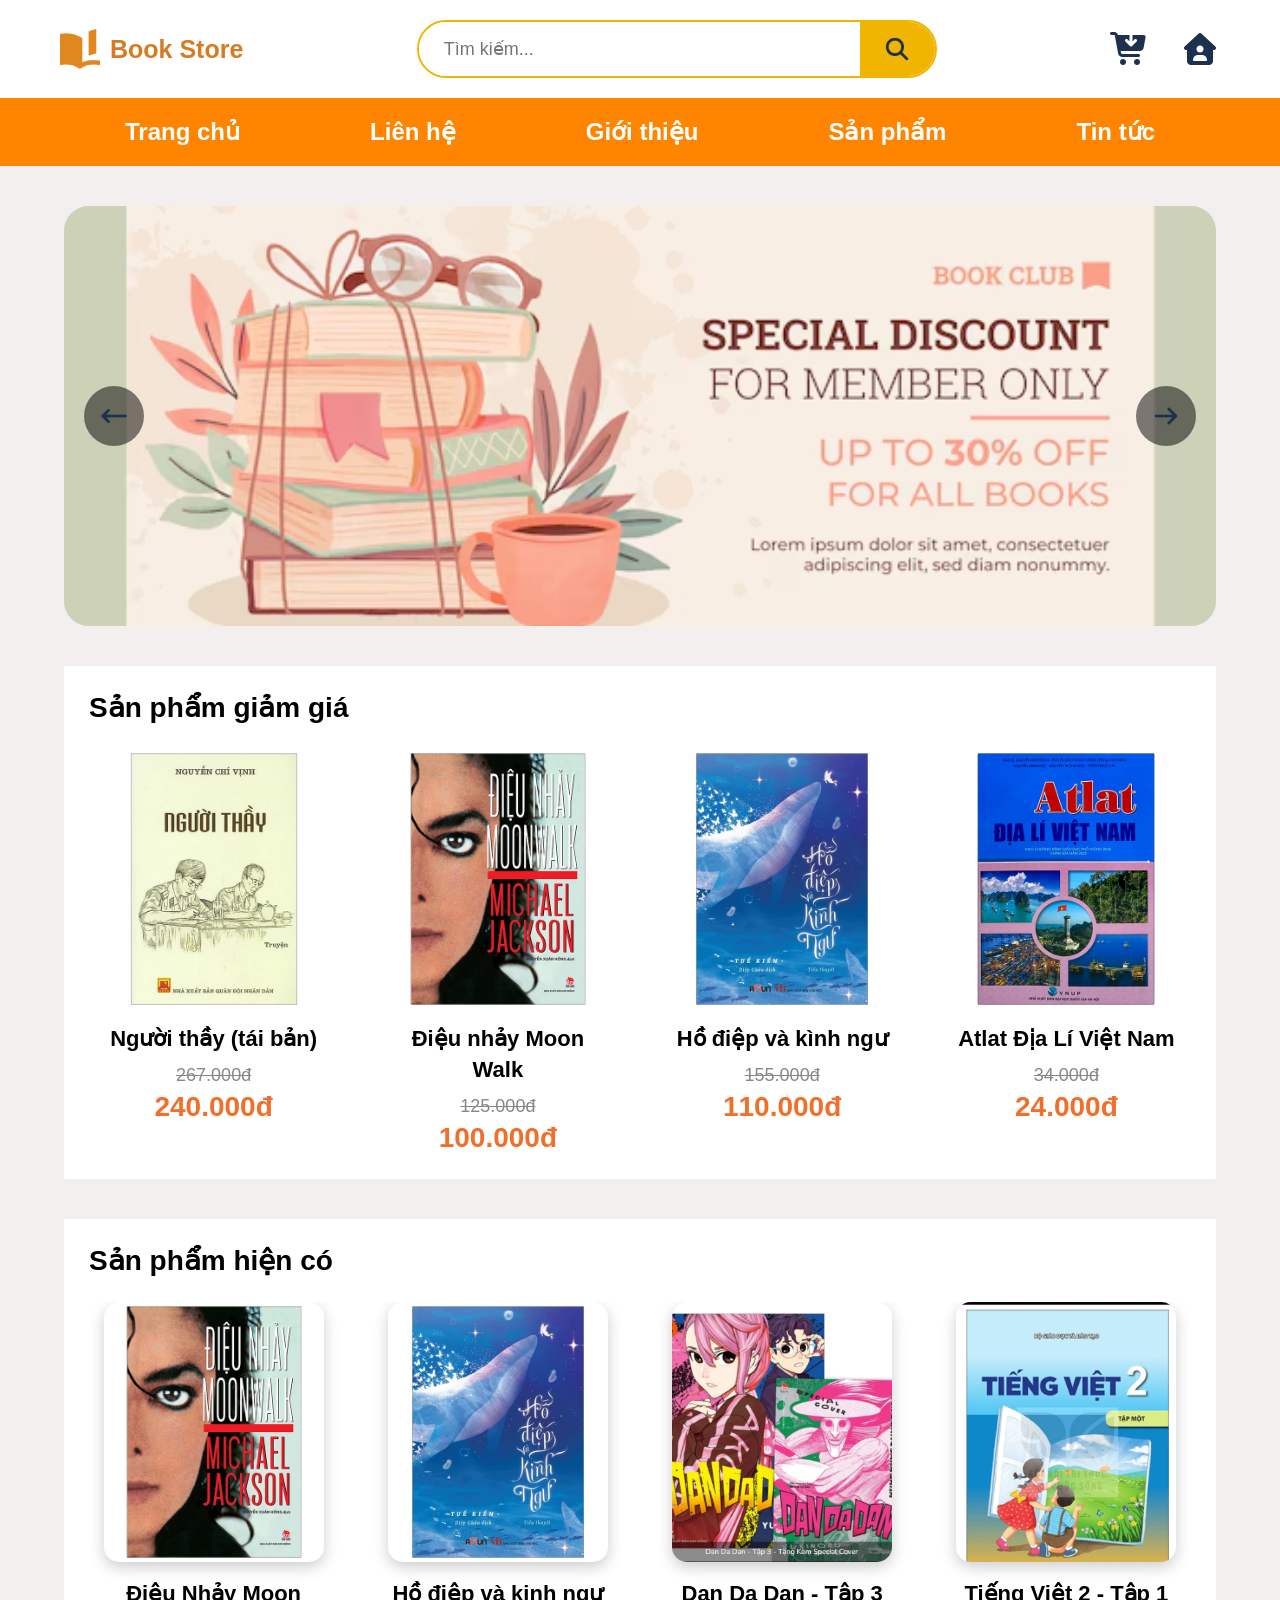
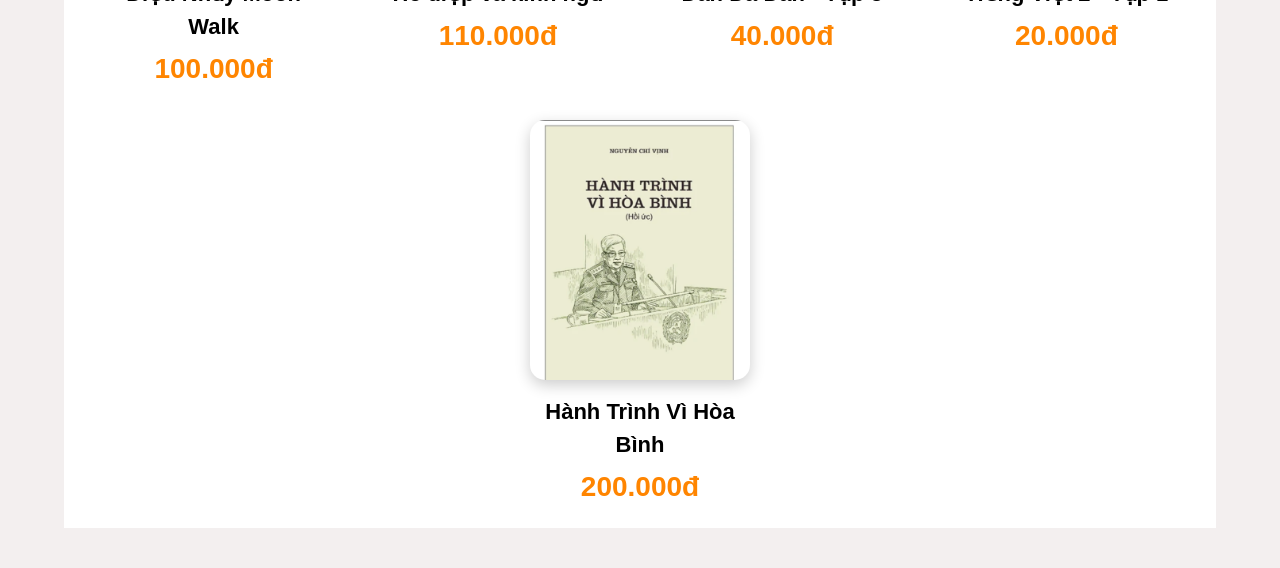
<file: index.html>
<html lang="vi">

<head>
    <meta charset="UTF-8">
    <meta name="viewport" content="width=device-width, initial-scale=1.0">
    <title>Book Store</title>
    <link rel="stylesheet" href="style/style.css">
</head>

<body>

    <!-- HEADER -->
    <header>

        <div class="logo">

            <img src="images/logo.png" alt="logo">

            <span>Book Store</span>

        </div>

        <div class="search-box">

            <input type="text" placeholder="Tìm kiếm...">

            <button class="search-btn">

                <!-- Hình kính lúp -->
                <img src="images/magnifying-glass-solid.png" alt="">

            </button>

        </div>
        <div class="header-icons">


            <a href="giohang.html">
                <img src="images/cart-arrow-down-solid.png" alt="">
            </a>

            <a href="dangnhap.html">
                <img src="images/house-user-solid.png" alt="">
            </a>

        </div>

    </header>

    <!-- NAVBAR -->
    <nav>

        <ul>

            <li>
                <a href="index.html">Trang chủ</a>
            </li>

            <li>
                <a href="lienhe.html">Liên hệ</a>
            </li>

            <li>
                <a href="gioithieu.html">Giới thiệu</a>
            </li>

            <li>

                <a href="sanpham.html"> Sản phẩm</a>



            <li>
                <a href="tintuc.html">Tin tức</a>
            </li>

        </ul>


    </nav>
    <!-- BANNER -->
    <section class="banner">

        <!-- Nút trái -->
        <button class="banner-btn prev">

            <img src="images/muitentrai.png" alt="">

        </button>

        <!-- Danh sách banner -->
        <div class="banner-slider">

            <div class="banner-slide active">

                <img src="images/banner3.png" alt="">

            </div>

            <div class="banner-slide">

                <img src="images/banner4.png" alt="">

            </div>

            <div class="banner-slide">

                <img src="images/banner5.png" alt="">

            </div>

        </div>

        <!-- Nút phải -->
        <button class="banner-btn next">

            <img src="images/muitenphaii.png" alt="">

        </button>

    </section>

    <!-- SECTION 1 -->
    <section class="section">

        <div class="section-top">

            <h2>Sản phẩm giảm giá</h2>

            <div class="arrows">
                <i class="fa-solid fa-angle-left"></i>
                <i class="fa-solid fa-angle-right"></i>
            </div>

        </div>

        <div class="product-list">

            <!-- SÁCH 1 -->
            <a href="chitietsanpham.html?id=nguoithay" class="product">

                <img src="images/sachnguoithay.png" alt="">

                <h3>Người thầy (tái bản)</h3>

                <div class="price-box">

                    <p class="old-price">267.000đ</p>

                    <p class="new-price">240.000đ</p>

                </div>

            </a>

            <!-- SÁCH 2 -->
            <a href="chitietsanpham.html?id=dieunhaymoonwalk" class="product">

                <img src="images/sachdieunhay.png" alt="">

                <h3>Điệu nhảy Moon Walk</h3>

                <div class="price-box">

                    <p class="old-price">125.000đ</p>

                    <p class="new-price">100.000đ</p>

                </div>

            </a>

            <!-- SÁCH 3 -->
            <a href="chitietsanpham.html?id=hodiepvakinhngu" class="product">

                <img src="images/sachhodiep.png" alt="">

                <h3>Hồ điệp và kình ngư</h3>

                <div class="price-box">

                    <p class="old-price">155.000đ</p>

                    <p class="new-price">110.000đ</p>

                </div>

            </a>

            <!-- SÁCH 4 -->
            <a href="chitietsanpham.html?id=atlat" class="product">

                <img src="images/sachatlat.png" alt="">

                <h3>Atlat Địa Lí Việt Nam</h3>

                <div class="price-box">

                    <p class="old-price">34.000đ</p>

                    <p class="new-price">24.000đ</p>

                </div>

            </a>

        </div>

    </section>

    <!-- SECTION 2 -->
    <section class="section">

        <div class="section-top">

            <h2>Sản phẩm hiện có</h2>

            <div class="arrows">
                <i class="fa-solid fa-angle-left"></i>
                <i class="fa-solid fa-angle-right"></i>
            </div>

        </div>

        <div class="product-list">

            <!-- PRODUCT -->
            <div class="product">

                <a href="chitietsanpham.html?id=dieunhaymoonwalk" class="book-item">

                    <img src="images/sachdieunhay.png" alt="">

                    <h3>Điệu Nhảy Moon Walk</h3>

                    <p class="book-price">100.000đ</p>

                </a>

            </div>

            <!-- PRODUCT -->
            <div class="product">

                <a href="chitietsanpham.html?id=hodiepvakinhngu" class="book-item">

                    <img src="images/sachhodiep.png" alt="">

                    <h3>Hồ điệp và kinh ngư</h3>

                    <p class="book-price">110.000đ</p>

                </a>

            </div>

            <!-- PRODUCT -->
            <div class="product">

                <a href="chitietsanpham.html?id=dandadan" class="book-item">

                    <img src="images/sachdandadan.png" alt="">

                    <h3>Dan Da Dan - Tập 3</h3>

                    <p class="book-price">40.000đ</p>

                </a>

            </div>

            <!-- PRODUCT -->
            <div class="product">

                <a href="chitietsanpham.html?id=tiengviet" class="book-item">

                    <img src="images/sachtiengviet.png" alt="">

                    <h3>Tiếng Việt 2 - Tập 1 </h3>

                    <p class="book-price">20.000đ</p>

                </a>

            </div>

            <!-- PRODUCT -->
            <div class="product">
                <a href="chitietsanpham.html?id=hoabinh" class="book-item">

                    <img src="images/sachhoabinh.png" alt="">

                    <h3>Hành Trình Vì Hòa Bình </h3>

                    <p class="book-price">200.000đ</p>

                </a>

            </div>

        </div>

    </section>

</body>
<script>

    const slides =
        document.querySelectorAll(".banner-slide");

    let current = 0;

    /* HIỆN BANNER */
    function showSlide(index) {

        slides.forEach(slide => {
            slide.classList.remove("active");
        });

        slides[index].classList.add("active");
    }

    /* NEXT */
    function nextSlide() {

        current++;

        if (current >= slides.length) {
            current = 0;
        }

        showSlide(current);
    }

    /* PREV */
    function prevSlide() {

        current--;

        if (current < 0) {
            current = slides.length - 1;
        }

        showSlide(current);
    }

    /* CLICK NÚT */
    document.querySelector(".next")
        .onclick = nextSlide;

    document.querySelector(".prev")
        .onclick = prevSlide;

    /* TỰ CHUYỂN 3 GIÂY */
    setInterval(nextSlide, 3000);

</script>

</html>
</body>

</html>
</file>
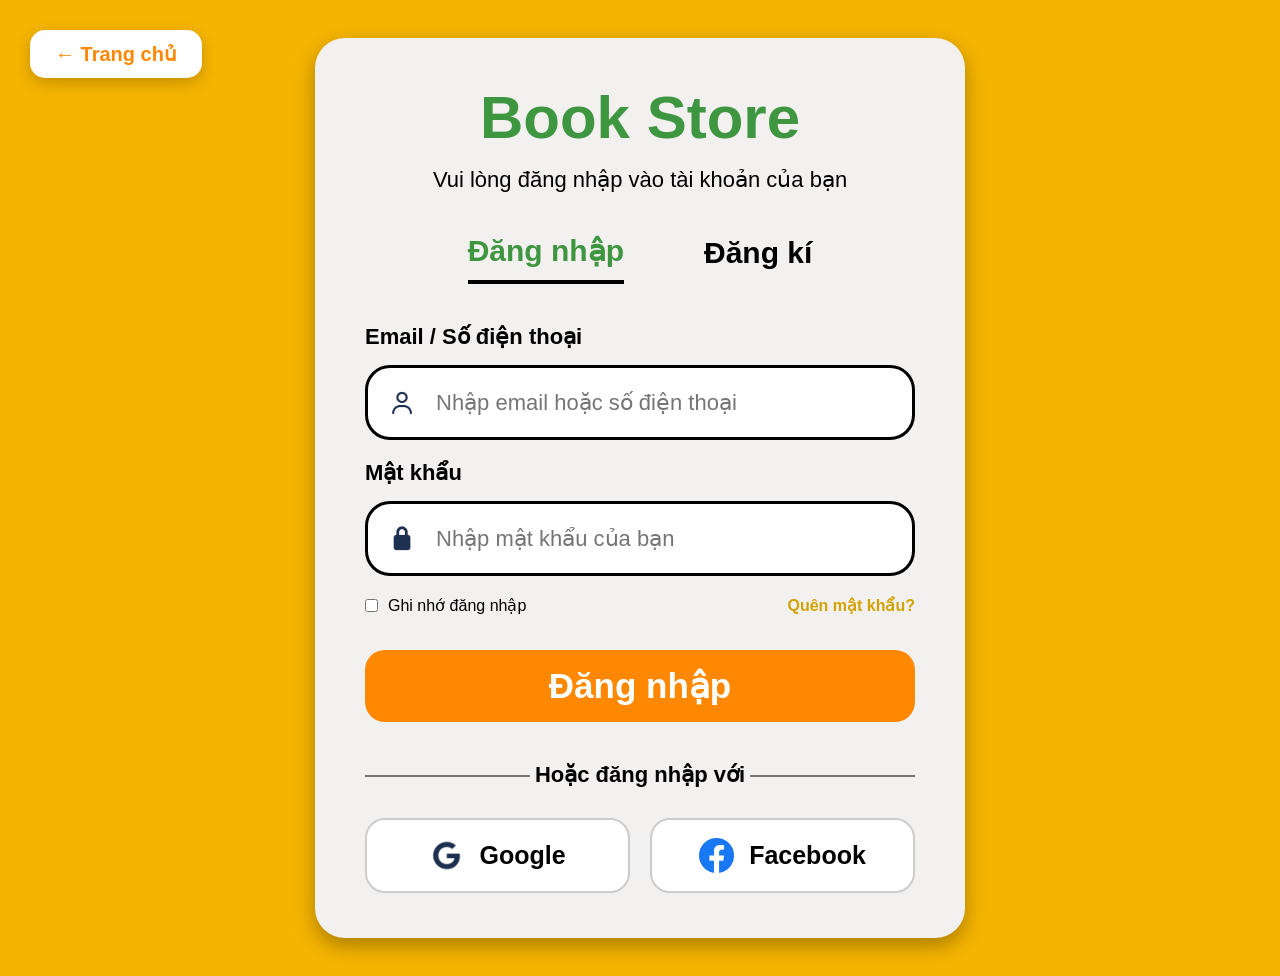
<file: dangnhap.html>
<!DOCTYPE html>
<html lang="vi">

<head>
    <meta charset="UTF-8">
    <meta name="viewport" content="width=device-width, initial-scale=1.0">

    <title>Đăng nhập - Đăng ký</title>

    <link rel="stylesheet" href="style/dangnhap.css">
</head>

<body class="login-page">
    <!-- NÚT QUAY VỀ TRANG CHỦ -->
    <a href="index.html" class="home-btn">

        ← Trang chủ

    </a>
    <div class="container">

        <div class="form-box">

            <!-- TITLE -->
            <h1>Book Store</h1>

            <p class="subtitle">
                Vui lòng đăng nhập vào tài khoản của bạn
            </p>

            <!-- TAB -->
            <div class="tabs">

                <button class="tab-btn active" onclick="showLogin()">

                    Đăng nhập

                </button>

                <button class="tab-btn" onclick="showRegister()">

                    Đăng kí

                </button>

            </div>
            <!-- FORM QUÊN MẬT KHẨU -->
            <form id="forgotForm" style="display: none;">

                <label>Email khôi phục</label>

                <div class="input-box">

                    <!-- ICON -->
                    <img src="images/user-regular.png" alt="">

                    <input type="email" placeholder="Nhập email của bạn">

                </div>

                <button type="submit" class="main-btn">

                    Gửi mã xác nhận

                </button>

            </form>
            <!-- FORM ĐĂNG NHẬP -->
            <form id="loginForm">

                <!-- EMAIL -->
                <label>Email / Số điện thoại</label>

                <div class="input-box">

                    <!-- ICON -->
                    <img src="images/user-regular.png" alt="">

                    <input type="text" placeholder="Nhập email hoặc số điện thoại">

                </div>

                <!-- PASSWORD -->
                <label>Mật khẩu</label>

                <div class="input-box">

                    <!-- ICON -->
                    <img src="images/lock.png" alt="">

                    <input type="password" placeholder="Nhập mật khẩu của bạn">



                </div>

                <!-- OPTIONS -->
                <div class="options">

                    <div class="remember">

                        <input type="checkbox">

                        <span>Ghi nhớ đăng nhập</span>

                    </div>

                    <a href="#" onclick="showForgotPassword()">

                        Quên mật khẩu?

                    </a>

                </div>

                <!-- BUTTON -->
                <button type="submit" class="main-btn">

                    Đăng nhập

                </button>

            </form>

            <!-- FORM ĐĂNG KÝ -->
            <form id="registerForm" style="display: none;">

                <!-- NAME -->
                <label>Họ và tên</label>

                <div class="input-box">

                    <!-- ICON -->
                    <img src="images/user-regular.png" alt="">

                    <input type="text" placeholder="Nhập họ và tên">

                </div>

                <!-- EMAIL -->
                <label>Email</label>

                <div class="input-box">

                    <!-- ICON -->
                    <img src="images/user-regular.png" alt="">

                    <input type="email" placeholder="Nhập email">

                </div>

                <!-- PASSWORD -->
                <label>Mật khẩu</label>

                <div class="input-box">

                    <!-- ICON -->
                    <img src="images/lock.png" alt="">

                    <input type="password" placeholder="Nhập mật khẩu">

                </div>

                <!-- RE PASSWORD -->
                <label>Nhập lại mật khẩu</label>

                <div class="input-box">

                    <!-- ICON -->
                    <img src="images/lock.png" alt="">

                    <input type="password" placeholder="Nhập lại mật khẩu">

                </div>

                <!-- BUTTON -->
                <button type="submit" class="main-btn">

                    Đăng kí

                </button>

            </form>

            <!-- SOCIAL -->
            <div class="social-text">

                Hoặc đăng nhập với

            </div>

            <div class="social-buttons">

                <!-- GOOGLE -->
                <button>

                    <img src="images/google-brands-solid.png" alt="">

                    Google

                </button>

                <!-- FACEBOOK -->
                <button>

                    <img src="images/fb.png" alt="">

                    Facebook

                </button>

            </div>

        </div>

    </div>

    <script>

        const loginForm =
            document.getElementById("loginForm");

        const registerForm =
            document.getElementById("registerForm");

        const forgotForm =
            document.getElementById("forgotForm");

        const tabs =
            document.querySelectorAll(".tab-btn");

        /* ĐĂNG NHẬP */
        function showLogin() {

            loginForm.style.display = "block";

            registerForm.style.display = "none";

            forgotForm.style.display = "none";

            tabs[0].classList.add("active");

            tabs[1].classList.remove("active");
        }

        /* ĐĂNG KÝ */
        function showRegister() {

            loginForm.style.display = "none";

            registerForm.style.display = "block";

            forgotForm.style.display = "none";

            tabs[1].classList.add("active");

            tabs[0].classList.remove("active");
        }

        /* QUÊN MẬT KHẨU */
        function showForgotPassword() {

            loginForm.style.display = "none";

            registerForm.style.display = "none";

            forgotForm.style.display = "block";

            tabs[0].classList.remove("active");

            tabs[1].classList.remove("active");
        }

    </script>

</body>

</html>
</file>
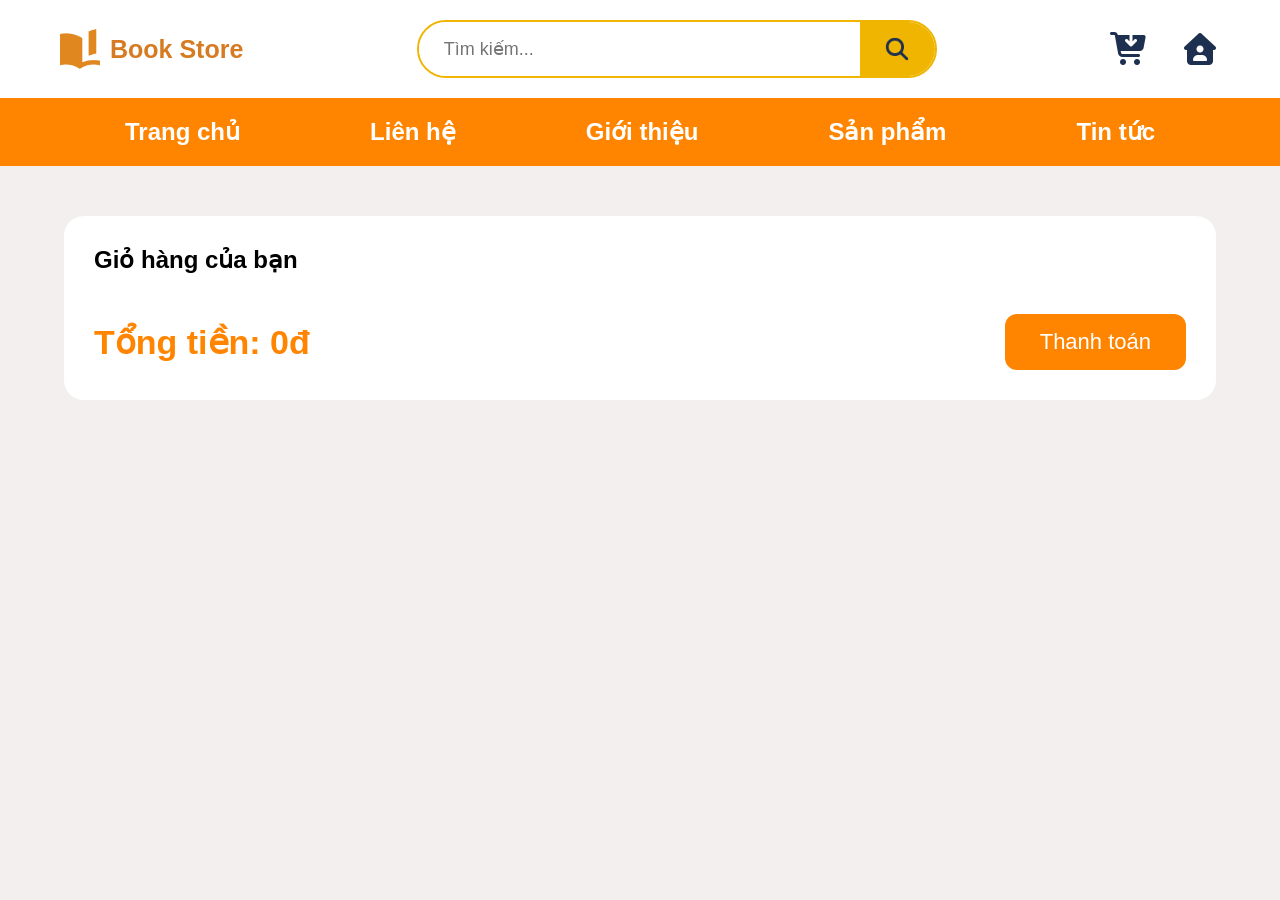
<file: giohang.html>
<!DOCTYPE html>
<html lang="vi">

<head>

    <meta charset="UTF-8">

    <meta name="viewport"
        content="width=device-width, initial-scale=1.0">

    <title>Giỏ hàng</title>

    <link rel="stylesheet"
        href="style/style.css">

</head>

<body>

    <!-- HEADER -->
    <header>

        <!-- LOGO -->
        <div class="logo">

            <img src="images/logo.png" alt="">

            <span>Book Store</span>

        </div>

        <!-- SEARCH -->
        <div class="search-box">

            <input type="text"
                placeholder="Tìm kiếm...">

            <button class="search-btn">

                <img src="images/magnifying-glass-solid.png" alt="">

            </button>

        </div>

        <!-- ICON -->
        <div class="header-icons">


            <a href="giohang.html">
                <img src="images/cart-arrow-down-solid.png" alt="">
            </a>

            <a href="dangnhap.html">
                <img src="images/house-user-solid.png" alt="">
            </a>

        </div>

    </header>

    <!-- NAVBAR -->
    <nav>

        <ul>

            <li>
                <a href="index.html">
                    Trang chủ
                </a>
            </li>

            <li>
                <a href="lienhe.html">
                    Liên hệ
                </a>
            </li>

            <li>
                <a href="gioithieu.html">
                    Giới thiệu
                </a>
            </li>

            <!-- DROPDOWN -->
            <li >

                <a href="sanpham.html">

                    Sản phẩm

                   

                </a>

               

            </li>

            <li>
                <a href="tintuc.html">
                    Tin tức
                </a>
            </li>

        </ul>

    </nav>

    <!-- GIỎ HÀNG -->
    <section class="cart-container">

        <h1>Giỏ hàng của bạn</h1>

        <!-- DANH SÁCH -->
        <div id="cart-list">

        </div>

        <!-- TỔNG -->
        <div class="cart-total">

            <h2>

                Tổng tiền:
                <span id="total-price">
                    0đ
                </span>

            </h2>

            <button class="checkout-btn">

                Thanh toán

            </button>

        </div>

    </section>

    <!-- JS -->
    <script src="js/giohang.js"></script>

</body>

</html>
</file>
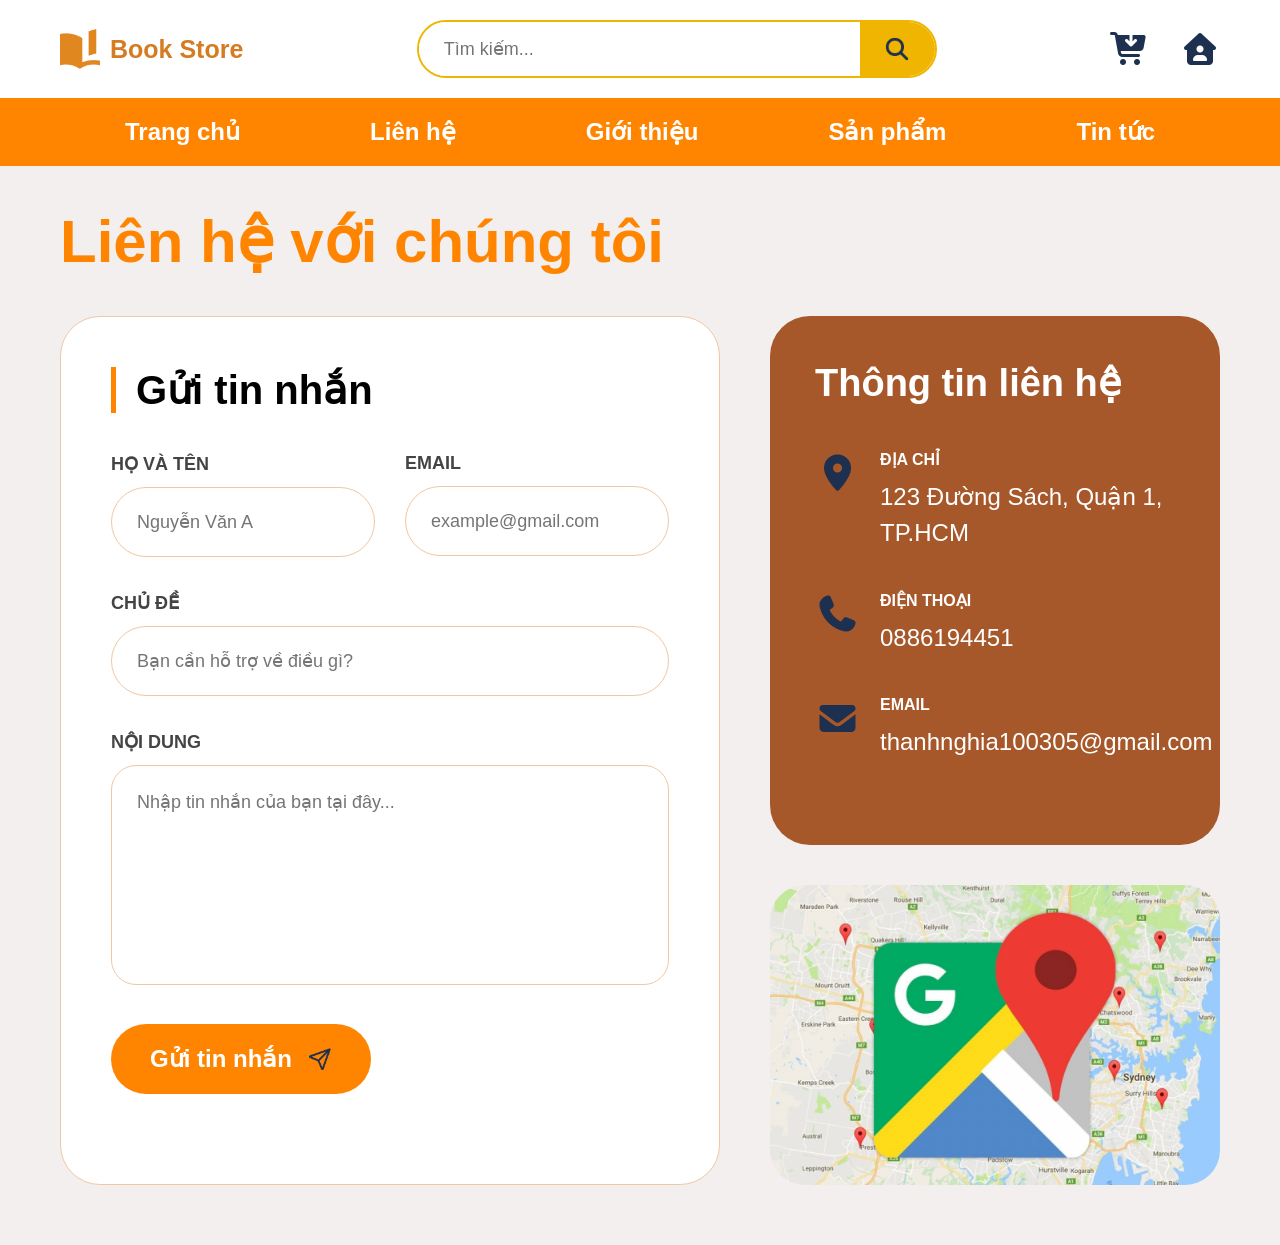
<file: lienhe.html>
<!DOCTYPE html>
<html lang="vi">

<head>
    <meta charset="UTF-8">

    <meta name="viewport" content="width=device-width, initial-scale=1.0">

    <title>Liên hệ</title>

    <link rel="stylesheet" href="style/style.css">
</head>

<body>

    <!-- HEADER -->
    <header>

        <div class="logo">

            <img src="images/logo.png" alt="logo">

            <span>Book Store</span>

        </div>

        <!-- SEARCH -->
        <div class="search-box">

            <input type="text" placeholder="Tìm kiếm...">

            <button class="search-btn">

                <img src="images/magnifying-glass-solid.png" alt="">

            </button>

        </div>

        <!-- ICON -->
        <div class="header-icons">

            <a href="giohang.html">
                <img src="images/cart-arrow-down-solid.png" alt="">
            </a>

            <a href="dangnhap.html">
                <img src="images/house-user-solid.png" alt="">
            </a>

        </div>

    </header>

    <!-- NAVBAR -->
    <nav>

        <ul>

            <li>
                <a href="index.html">
                    Trang chủ
                </a>
            </li>

            <li>
                <a href="lienhe.html" class="active">

                    Liên hệ

                </a>
            </li>

            <li>
                <a href="gioithieu.html">
                    Giới thiệu
                </a>
            </li>

            <li >

                <a href="sanpham.html">

                    Sản phẩm
                </a>

                

            </li>

            <li>
                <a href="tintuc.html">
                    Tin tức
                </a>
            </li>

        </ul>

    </nav>

    <!-- TITLE -->
    <h1 class="contact-title">

        Liên hệ với chúng tôi

    </h1>

    <!-- CONTACT -->
    <section class="contact-container">

        <!-- LEFT -->
        <div class="contact-form">

            <h2>Gửi tin nhắn</h2>

            <div class="row">

                <!-- NAME -->
                <div class="input-group">

                    <label>HỌ VÀ TÊN</label>

                    <input type="text" placeholder="Nguyễn Văn A">

                </div>

                <!-- EMAIL -->
                <div class="input-group">

                    <label>EMAIL</label>

                    <input type="email" placeholder="example@gmail.com">

                </div>

            </div>

            <!-- SUBJECT -->
            <div class="input-group">

                <label>CHỦ ĐỀ</label>

                <input type="text" placeholder="Bạn cần hỗ trợ về điều gì?">

            </div>

            <!-- MESSAGE -->
            <div class="input-group">

                <label>NỘI DUNG</label>

                <textarea placeholder="Nhập tin nhắn của bạn tại đây..."></textarea>

            </div>

            <!-- BUTTON -->
            <button class="send-btn">

                Gửi tin nhắn

                <img src="images/sendmsg.png" alt="">

            </button>

        </div>

        <!-- RIGHT -->
        <div class="contact-right">

            <!-- INFO -->
            <div class="contact-info">

                <h2>Thông tin liên hệ</h2>

                <!-- ITEM -->
                <div class="info-item">

                    <img src="images/location-dot-solid.png" alt="">

                    <div>

                        <span>ĐỊA CHỈ</span>

                        <p>
                            123 Đường Sách,
                            Quận 1, TP.HCM
                        </p>

                    </div>

                </div>

                <!-- ITEM -->
                <div class="info-item">

                    <img src="images/dt.png" alt="">

                    <div>

                        <span>ĐIỆN THOẠI</span>

                        <p>0886194451</p>

                    </div>

                </div>

                <!-- ITEM -->
                <div class="info-item">

                    <img src="images/mail.png" alt="">

                    <div>

                        <span>EMAIL</span>

                        <p>
                            thanhnghia100305@gmail.com
                        </p>

                    </div>

                </div>

            </div>

            <!-- MAP -->
            <a href="https://www.google.com/maps/place/123+Đường+Sách" target="_blank" class="map">

                <img src="images/map.png" alt="">

            </a>

        </div>

    </section>

</body>

</html>
</file>
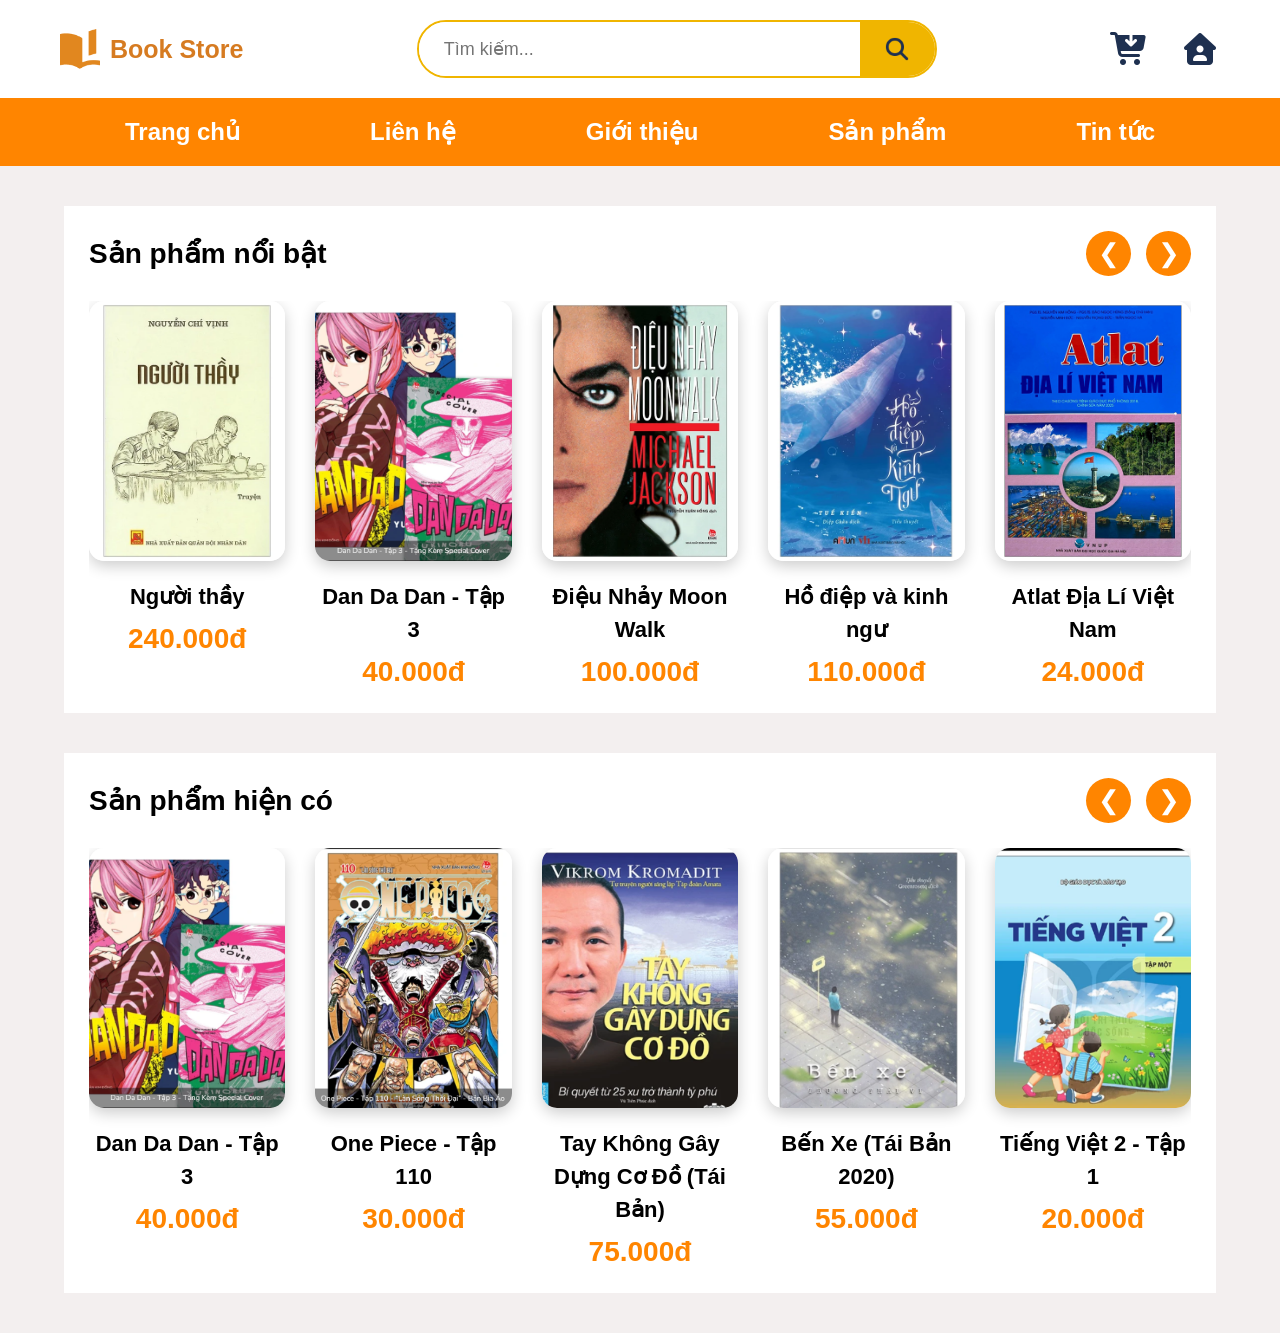
<file: sanpham.html>
<!DOCTYPE html>
<html lang="vi">

<head>

    <meta charset="UTF-8">

    <meta name="viewport" content="width=device-width, initial-scale=1.0">

    <title>Book Store</title>

    <link rel="stylesheet" href="style/style.css">

</head>

<body>

    <!-- HEADER -->
    <header>

        <div class="logo">

            <img src="images/logo.png" alt="">

            <span>Book Store</span>

        </div>

        <div class="search-box">

            <input type="text" placeholder="Tìm kiếm...">

            <button class="search-btn">

                <img src="images/magnifying-glass-solid.png" alt="">

            </button>

        </div>

        <div class="header-icons">

            <a href="giohang.html">

                <img src="images/cart-arrow-down-solid.png" alt="">

            </a>

            <a href="dangnhap.html">

                <img src="images/house-user-solid.png" alt="">

            </a>

        </div>

    </header>

    <!-- NAVBAR -->
    <nav>

        <ul>

            <li><a href="index.html">Trang chủ</a></li>

            <li><a href="lienhe.html">Liên hệ</a></li>

            <li><a href="gioithieu.html">Giới thiệu</a></li>

            <li><a href="sanpham.html">Sản phẩm</a></li>

            <li><a href="tintuc.html">Tin tức</a></li>

        </ul>

    </nav>

    <!-- SECTION 1 -->
    <section class="section">

        <div class="section-top">

            <h2>Sản phẩm nổi bật</h2>

            <div class="arrows">

                <button class="prev-btn">❮</button>

                <button class="next-btn">❯</button>

            </div>

        </div>

        <!-- SLIDER -->
        <div class="book-slider">

            <!-- ITEM -->
            <a href="chitietsanpham.html?id=nguoithay" class="book-item">

                <img src="images/sachnguoithay.png" alt="">

                <h3>Người thầy</h3>

                <p class="book-price">240.000đ</p>

            </a>
            <!-- ITEM -->
            <a href="chitietsanpham.html?id=dandadan" class="book-item">

                <img src="images/sachdandadan.png" alt="">

                <h3>Dan Da Dan - Tập 3</h3>

                <p class="book-price">40.000đ</p>

            </a>

            <!-- ITEM -->
            <a href="chitietsanpham.html?id=dieunhaymoonwalk" class="book-item">

                <img src="images/sachdieunhay.png" alt="">

                <h3>Điệu Nhảy Moon Walk</h3>

                <p class="book-price">100.000đ</p>

            </a>

            

            <!-- ITEM -->
            <a href="chitietsanpham.html?id=hodiepvakinhngu" class="book-item">

                <img src="images/sachhodiep.png" alt="">

                <h3>Hồ điệp và kinh ngư</h3>

                <p class="book-price">110.000đ</p>

            </a>

            <!-- ITEM -->
            <a href="chitietsanpham.html?id=atlat" class="book-item">

                <img src="images/sachatlat.png" alt="">

                <h3>Atlat Địa Lí Việt Nam</h3>

                <p class="book-price">24.000đ</p>

            </a>

            <!-- ITEM -->
            

        </div>

    </section>

    <!-- SECTION 2 -->
    <section class="section">

        <div class="section-top">

            <h2>Sản phẩm hiện có</h2>

            <div class="arrows">

                <button class="prev-btn">❮</button>

                <button class="next-btn">❯</button>

            </div>

        </div>

        <!-- SLIDER -->
        <div class="book-slider">
            
            <!-- ITEM -->
            <a href="chitietsanpham.html?id=dandadan" class="book-item">

                <img src="images/sachdandadan.png" alt="">

                <h3>Dan Da Dan - Tập 3</h3>

                <p class="book-price">40.000đ</p>

            </a>

            <!-- ITEM -->
            <a href="chitietsanpham.html?id=luffy" class="book-item">

                <img src="images/sachonpice.png" alt="">

                <h3>One Piece - Tập 110</h3>

                <p class="book-price">30.000đ</p>

            </a>

            

            <!-- ITEM -->
            <a href="chitietsanpham.html?id=taykhong" class="book-item">

                <img src="images/sachtaykhong.png" alt="">

                <h3>Tay Không Gây Dựng Cơ Đồ (Tái Bản)</h3>

                <p class="book-price">75.000đ</p>

            </a>

            <!-- ITEM -->
            <a href="chitietsanpham.html?id=benxe" class="book-item">

                <img src="images/sachbenxe.png" alt="">

                <h3>Bến Xe (Tái Bản 2020)</h3>

                <p class="book-price">55.000đ</p>

            </a>
            <!-- ITEM -->
            <a href="chitietsanpham.html?id=tiengviet" class="book-item">

                <img src="images/sachtiengviet.png" alt="">

                <h3>Tiếng Việt 2 - Tập 1 </h3>

                <p class="book-price">20.000đ</p>

            </a>
            <!-- ITEM -->
            <a href="chitietsanpham.html?id=hoabinh" class="book-item">

                <img src="images/sachhoabinh.png" alt="">

                <h3>Hành Trình Vì Hòa Bình </h3>

                <p class="book-price">200.000đ</p>

            </a>
            <a href="chitietsanpham.html?id=chancung" class="book-item">

                <img src="images/sachchancung.png" alt="">

                <h3>Chân cứng đá mềm </h3>

                <p class="book-price">150.000đ</p>

            </a>

        </div>

    </section>

    <script src="js/sanpham.js"></script>

</body>

</html>
</file>
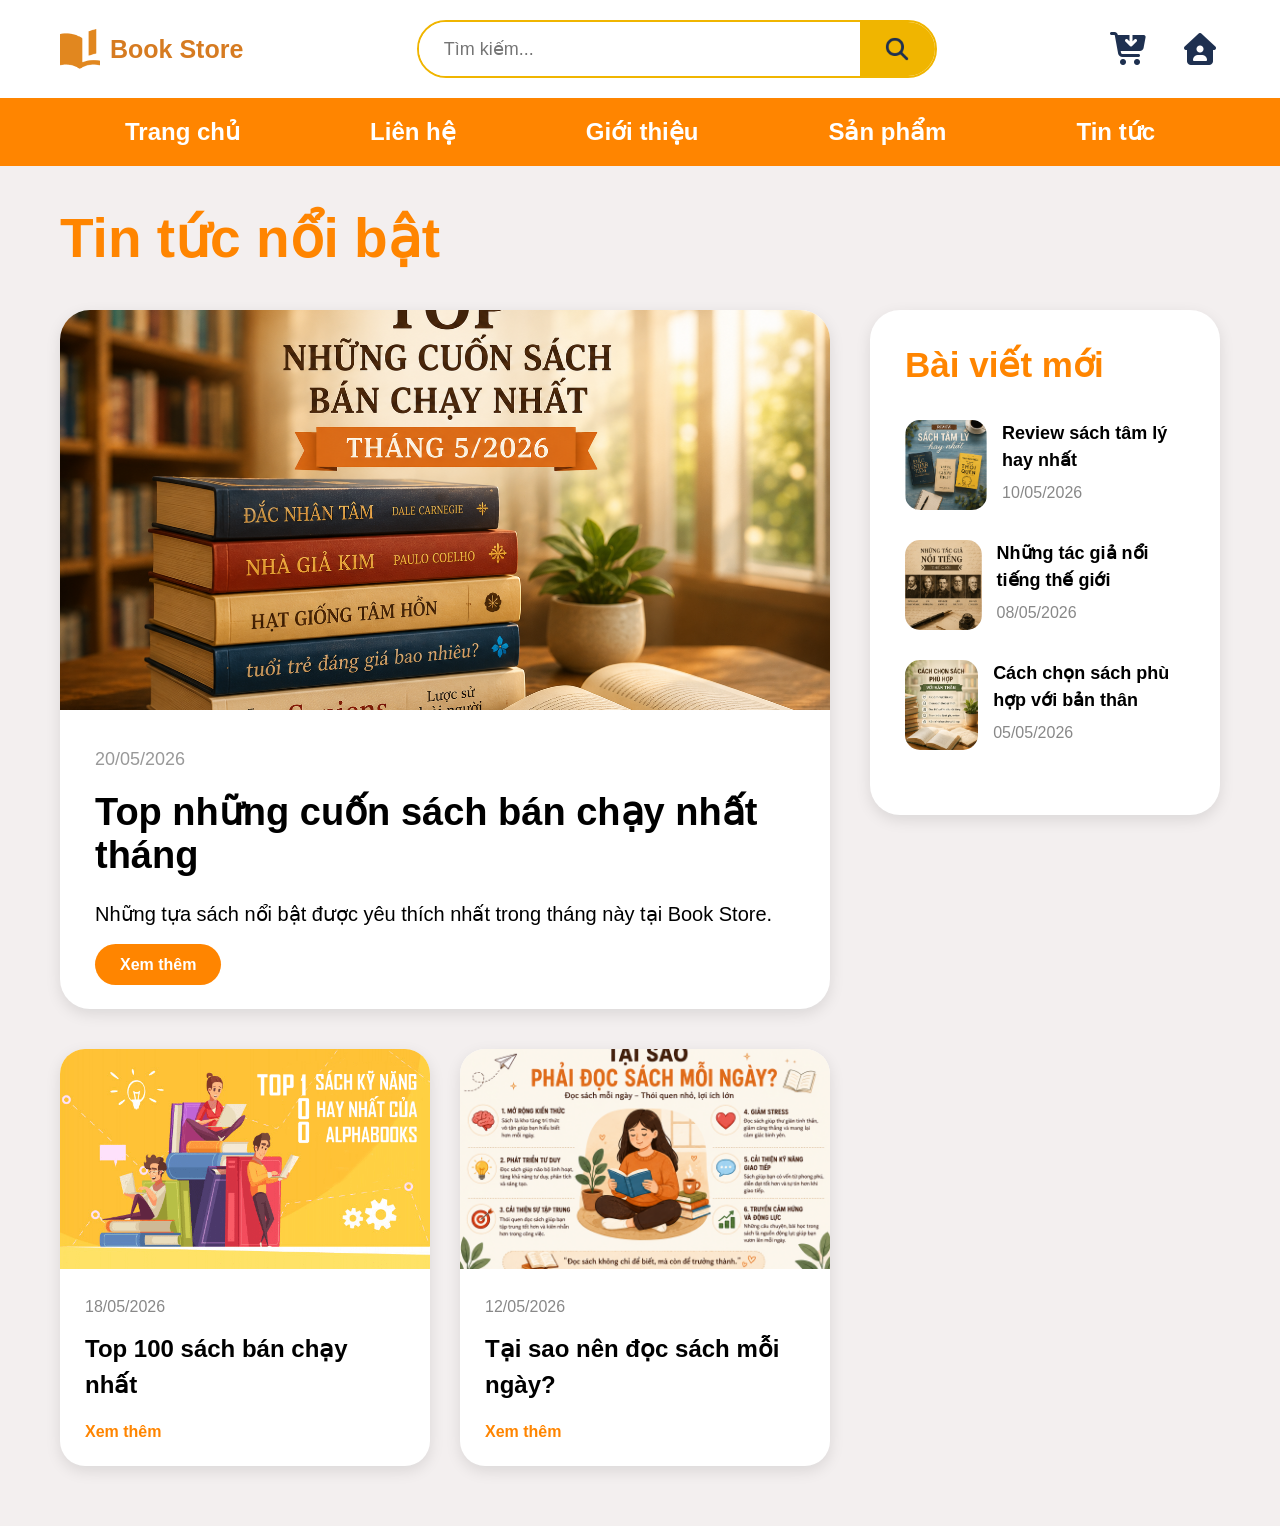
<file: tintuc.html>
<!DOCTYPE html>
<html lang="vi">

<head>
    <meta charset="UTF-8">

    <meta name="viewport"
        content="width=device-width, initial-scale=1.0">

    <title>Tin tức</title>

    <link rel="stylesheet"
        href="style/style.css">
</head>

<body>

    <!-- HEADER -->
    <header>

        <div class="logo">

            <img src="images/logo.png" alt="logo">

            <span>Book Store</span>

        </div>

        <!-- SEARCH -->
        <div class="search-box">

            <input type="text"
                placeholder="Tìm kiếm...">

            <button class="search-btn">

                <img src="images/magnifying-glass-solid.png" alt="">

            </button>

        </div>

        <!-- ICON -->
        <div class="header-icons">

            <a href="giohang.html">
                <img src="images/cart-arrow-down-solid.png" alt="">
            </a>

            <a href="dangnhap.html">
                <img src="images/house-user-solid.png" alt="">
            </a>

        </div>

    </header>

    <!-- NAVBAR -->
    <nav>

        <ul>

            <li>
                <a href="index.html">
                    Trang chủ
                </a>
            </li>

            <li>
                <a href="lienhe.html">
                    Liên hệ
                </a>
            </li>

            <li>
                <a href="gioithieu.html">
                    Giới thiệu
                </a>
            </li>

            <li >

                <a href="sanpham.html">

                    Sản phẩm

                    

                </a>

                

            </li>

            <li>
                <a href="tintuc.html"
                    class="active">

                    Tin tức

                </a>
            </li>

        </ul>

    </nav>

    <!-- TITLE -->
    <h1 class="news-title">

        Tin tức nổi bật

    </h1>

    <!-- NEWS CONTAINER -->
    <section class="news-container">

        <!-- LEFT -->
        <div class="news-left">

            <!-- BIG NEWS -->
            <div class="big-news">

                <img src="images/topsach.png" alt="">

                <div class="news-content">

                    <span>
                        20/05/2026
                    </span>

                    <h2>
                        Top những cuốn sách bán chạy nhất tháng
                    </h2>

                    <p>

                        Những tựa sách nổi bật được yêu thích nhất
                        trong tháng này tại Book Store.

                    </p>

                    <a href="#">
                        Xem thêm
                    </a>

                </div>

            </div>

            <!-- NEWS GRID -->
            <div class="news-grid">

                <!-- ITEM -->
                <div class="news-card">

                    <img src="images/top100sach.png" alt="">

                    <div class="card-content">

                        <span>18/05/2026</span>

                        <h3>
                            Top 100 sách bán chạy nhất 
                        </h3>

                        <a href="#">
                            Xem thêm
                        </a>

                    </div>

                </div>
                <!-- ITEM -->
                <div class="news-card">

                    <img src="images/taisaophaidocsach.png" alt="">

                    <div class="card-content">

                        <span>12/05/2026</span>

                        <h3>
                            Tại sao nên đọc sách mỗi ngày?
                        </h3>

                        <a href="#">
                            Xem thêm
                        </a>

                    </div>

                </div>

            </div>

        </div>

        <!-- RIGHT -->
        <div class="news-right">

            <h2>
                Bài viết mới
            </h2>

            <!-- ITEM -->
            <div class="side-news">

                <img src="images/sachtamli.png" alt="">

                <div>

                    <h4>Review sách tâm lý hay nhất</h4>
                    <span>10/05/2026</span>

                </div>

            </div>

            <!-- ITEM -->
            <div class="side-news">

                <img src="images/nhungtacgia.png" alt="">

                <div>

                    <h4>
                        Những tác giả nổi tiếng thế giới
                    </h4>

                    <span>
                        08/05/2026
                    </span>

                </div>

            </div>

            <!-- ITEM -->
            <div class="side-news">

                <img src="images/cachchonsach.png" alt="">

                <div>

                    <h4>
                        Cách chọn sách phù hợp với bản thân
                    </h4>

                    <span>
                        05/05/2026
                    </span>

                </div>

            </div>

        </div>

    </section>

</body>

</html>
</file>
<file: style/style.css>
* {
    margin: 0;
    padding: 0;
    box-sizing: border-box;
    font-family: Arial, Helvetica, sans-serif;
}

body {
    background: #f3efef;
}

/* HEADER */
header {
    background: white;
    padding: 20px 60px;

    display: flex;
    justify-content: space-between;
    align-items: center;
}

.header-icons {
    display: flex;
    align-items: center;
    gap: 30px;
}

.header-icons a {
    display: flex;
    align-items: center;
    justify-content: center;
}

.header-icons img {
    width: 40px;
    height: 40px;

    object-fit: cover;

    cursor: pointer;

    transition: 0.3s;
}

.header-icons img:hover {
    transform: scale(1.1);
}

.logo {
    display: flex;
    align-items: center;
    gap: 10px;

    color: #d67b21;
    font-size: 25px;
    font-weight: bold;
}

.logo img {
    width: 40px;
    height: 40px;
    object-fit: cover;
}

/* SEARCH BOX */
.search-box {
    width: 520px;
    height: 58px;

    background: white;

    border: 2px solid #f0b500;
    border-radius: 40px;

    overflow: hidden;

    display: flex;
    align-items: center;
}

/* Ô input */
.search-box input {
    flex: 1;
    height: 100%;

    border: none;
    outline: none;

    padding: 0 25px;

    font-size: 18px;
}

/* Nút tìm kiếm */
.search-btn {
    width: 75px;
    height: 100%;

    border: none;

    background: #f0b500;

    display: flex;
    align-items: center;
    justify-content: center;

    cursor: pointer;

    transition: 0.3s;
}

/* Hover nút */
.search-btn:hover {
    background: #ff9900;
}

/* Icon kính lúp */
.search-btn img {
    width: 28px;
    height: 28px;

    object-fit: cover;
}

.header-icons {
    display: flex;
    gap: 30px;

    font-size: 38px;
}

.header-icons i {
    cursor: pointer;
}


/* NAVBAR */
nav {
    background: #ff8500;
    padding: 0 60px;
}

nav ul {
    display: flex;
    justify-content: space-around;
    align-items: center;

    list-style: none;
}

nav ul li {
    transition: 0.3s;
}

/* Link menu */
nav ul li a {
    text-decoration: none;

    color: white;

    font-size: 24px;
    font-weight: bold;

    display: block;

    padding: 20px 30px;

    transition: 0.3s;
}

/* Hover nguyên ô */
nav ul li:hover {
    background: #e46f00;
}

/* Chữ nổi bật */
nav ul li:hover a {
    color: #fff3c4;

    text-shadow: 0 0 10px rgba(255, 255, 255, 0.8);
}

/* DROPDOWN */
.dropdown {
    position: relative;
}

/* Link sản phẩm */
.dropdown a {
    display: flex;
    align-items: center;
    gap: 10px;
}

/* Hình mũi tên */
.dropdown a img {
    width: 18px;
    height: 18px;

    transition: 0.3s;
}

/* Menu sổ xuống */
.dropdown-menu {
    position: absolute;

    top: 100%;
    left: 0;

    min-width: 220px;

    background: #ff8500;

    list-style: none;

    display: none;

    z-index: 1000;
}

/* Item menu con */
.dropdown-menu li a {
    display: block;

    padding: 15px 20px;

    color: white;

    font-size: 20px;

    text-decoration: none;

    transition: 0.3s;
}

/* Hover menu con */
.dropdown-menu li:hover {
    background: #e46f00;
}

/* Hover hiện menu */
.dropdown:hover .dropdown-menu {
    display: block;
}

/* Xoay mũi tên */
.dropdown:hover a img {
    transform: rotate(180deg);
}

/* SECTION */
.section {
    width: 90%;

    margin: 40px auto;

    background: white;

    padding: 25px;
}

.section-top {
    display: flex;
    justify-content: space-between;
    align-items: center;

    margin-bottom: 25px;
}

.section-top h2 {
    font-size: 28px;
}

.arrows {
    display: flex;
    gap: 20px;

    font-size: 32px;

    cursor: pointer;
}

.product-list {
    display: flex;
    justify-content: space-around;
    align-items: flex-start;

    flex-wrap: wrap;
}

.product {
    width: 200px;

    text-align: center;

    text-decoration: none;

    color: black;

    transition: 0.3s;
}

/* Hover */
.product:hover {

    transform: translateY(-8px);

}

/* Hình */
.product img {
    width: 160px;
    height: 230px;

    object-fit: cover;

    background: #ddd;

    border-radius: 10px;

    transition: 0.3s;
}

/* Hover hình */
.product:hover img {

    box-shadow: 0 10px 20px rgba(0, 0, 0, 0.3);

}

/* Tên */
.product h3 {
    margin-top: 15px;

    font-size: 20px;
}


/* BOX GIÁ */
.price-box {
    margin-top: 10px;
}

/* GIÁ CŨ */
.old-price {
    color: #888;

    font-size: 18px;

    text-decoration: line-through;

    margin-bottom: 5px;
}

/* GIÁ MỚI */
.new-price {
    color: #f26f2b;

    font-size: 28px;
    font-weight: bold;
}

/* RESPONSIVE */
@media(max-width:1000px) {

    header {
        flex-direction: column;
        gap: 20px;
    }

    .search-box {
        width: 100%;
    }

    nav ul {
        flex-wrap: wrap;
        gap: 20px;
    }

    .product-list {
        gap: 30px;
    }

}

/* BANNER */
.banner {
    width: 90%;

    height: 420px;

    margin: 40px auto;

    position: relative;

    overflow: hidden;

    border-radius: 25px;

    background: #ddd;
}

/* SLIDER */
.banner-slider {
    width: 100%;
    height: 100%;

    position: relative;
}

/* ITEM */
.banner-slide {
    width: 100%;
    height: 100%;

    position: absolute;

    opacity: 0;

    transition: 0.5s;
}

/* ACTIVE */
.banner-slide.active {
    opacity: 1;
}

/* ẢNH */
.banner-slide img {
    width: 100%;
    height: 100%;

    object-fit: cover;
}

/* NÚT */
.banner-btn {
    position: absolute;

    top: 50%;

    transform: translateY(-50%);

    width: 60px;
    height: 60px;

    border: none;

    border-radius: 50%;

    background: rgba(0, 0, 0, 0.5);

    cursor: pointer;

    z-index: 10;

    display: flex;
    justify-content: center;
    align-items: center;

    transition: 0.3s;
}

/* HOVER */
.banner-btn:hover {
    background: rgba(0, 0, 0, 0.8);

    transform: translateY(-50%) scale(1.1);
}

/* ICON */
.banner-btn img {
    width: 28px;
    height: 28px;

    object-fit: cover;
}

/* LEFT */
.prev {
    left: 20px;
}

/* RIGHT */
.next {
    right: 20px;
}

/* =========================
   TRANG LIÊN HỆ
========================= */

/* TITLE */
.contact-title {
    font-size: 60px;

    color: #ff8500;

    margin: 40px 60px;
}

/* CONTAINER */
.contact-container {
    width: 100%;

    padding: 0 60px 60px;

    display: flex;

    gap: 50px;
}

/* FORM */
.contact-form {
    flex: 1;

    background: white;

    border: 1px solid #efc7a5;

    border-radius: 40px;

    padding: 50px;
}

/* TITLE FORM */
.contact-form h2 {
    font-size: 40px;

    margin-bottom: 40px;

    padding-left: 20px;

    border-left: 5px solid #ff8500;
}

/* ROW */
.row {
    display: flex;

    gap: 30px;
}

/* INPUT */
.input-group {
    width: 100%;

    margin-bottom: 35px;
}

.input-group label {
    display: block;

    margin-bottom: 12px;

    font-size: 18px;
    font-weight: bold;

    color: #444;
}

.input-group input {
    width: 100%;
    height: 70px;

    border: 1px solid #efc7a5;
    border-radius: 50px;

    padding: 0 25px;

    font-size: 18px;

    outline: none;

    transition: 0.3s;
}

.input-group input:focus {
    border-color: #ff8500;
}

/* TEXTAREA */
.input-group textarea {
    width: 100%;
    height: 220px;

    border: 1px solid #efc7a5;
    border-radius: 25px;

    padding: 25px;

    font-size: 18px;

    outline: none;

    resize: none;

    transition: 0.3s;
}

.input-group textarea:focus {
    border-color: #ff8500;
}

/* BUTTON */
.send-btn {
    width: 260px;
    height: 70px;

    border: none;

    border-radius: 50px;

    background: #ff8500;

    color: white;

    font-size: 24px;
    font-weight: bold;

    display: flex;
    justify-content: center;
    align-items: center;

    gap: 15px;

    cursor: pointer;

    transition: 0.3s;
}

.send-btn:hover {
    background: #e46f00;

    transform: scale(1.03);
}

.send-btn img {
    width: 25px;
    height: 25px;
}

/* RIGHT */
.contact-right {
    width: 450px;
}

/* INFO */
.contact-info {
    background: #a7582a;

    color: white;

    border-radius: 40px;

    padding: 45px;

    margin-bottom: 40px;
}

.contact-info h2 {
    font-size: 38px;

    margin-bottom: 45px;
}

/* ITEM */
.info-item {
    display: flex;

    gap: 20px;

    margin-bottom: 40px;
}

.info-item img {
    width: 45px;
    height: 45px;

    object-fit: cover;
}

.info-item span {
    font-size: 16px;
    font-weight: bold;
}

.info-item p {
    margin-top: 10px;

    font-size: 24px;

    line-height: 1.5;
}

/* MAP */
.map {
    width: 100%;
    height: 300px;

    overflow: hidden;

    border-radius: 35px;
}

.map img {
    width: 100%;
    height: 100%;

    object-fit: cover;
}

.map {
    display: block;

    transition: 0.3s;
}

.map:hover {
    transform: scale(1.02);
}

/* RESPONSIVE */
@media(max-width:1100px) {

    .contact-container {
        flex-direction: column;
    }

    .contact-right {
        width: 100%;
    }

    .row {
        flex-direction: column;
    }

}

/* =========================
   TIN TỨC
========================= */

/* TITLE */
.news-title {
    font-size: 55px;

    color: #ff8500;

    margin: 40px 60px;
}

/* CONTAINER */
.news-container {
    width: 100%;

    padding: 0 60px 60px;

    display: flex;

    gap: 40px;
}

/* LEFT */
.news-left {
    flex: 1;
}

/* BIG NEWS */
.big-news {
    background: white;

    border-radius: 30px;

    overflow: hidden;

    margin-bottom: 40px;

    box-shadow: 0 5px 15px rgba(0, 0, 0, 0.1);

    transition: 0.3s;
}

.big-news:hover {
    transform: translateY(-5px);
}

.big-news img {
    width: 100%;
    height: 400px;

    object-fit: cover;
}

.news-content {
    padding: 35px;
}

.news-content span {
    color: #999;

    font-size: 18px;
}

.news-content h2 {
    margin: 20px 0;

    font-size: 38px;
}

.news-content p {
    font-size: 20px;

    line-height: 1.7;

    margin-bottom: 25px;
}

.news-content a {
    text-decoration: none;

    background: #ff8500;

    color: white;

    padding: 12px 25px;

    border-radius: 30px;

    font-weight: bold;

    transition: 0.3s;
}

.news-content a:hover {
    background: #e46f00;
}

/* GRID */
.news-grid {
    display: grid;

    grid-template-columns: repeat(2, 1fr);

    gap: 30px;
}

/* CARD */
.news-card {
    background: white;

    border-radius: 25px;

    overflow: hidden;

    box-shadow: 0 5px 15px rgba(0, 0, 0, 0.1);

    transition: 0.3s;
}

.news-card:hover {
    transform: translateY(-5px);
}

.news-card img {
    width: 100%;
    height: 220px;

    object-fit: cover;
}

.card-content {
    padding: 25px;
}

.card-content span {
    color: #888;
}

.card-content h3 {
    font-size: 24px;

    margin: 15px 0 20px;

    line-height: 1.5;
}

.card-content a {
    text-decoration: none;

    color: #ff8500;

    font-weight: bold;
}

/* RIGHT */
.news-right {
    width: 350px;

    background: white;

    border-radius: 30px;

    padding: 35px;

    height: fit-content;

    box-shadow: 0 5px 15px rgba(0, 0, 0, 0.1);
}

.news-right h2 {
    font-size: 35px;

    margin-bottom: 35px;

    color: #ff8500;
}

/* SIDE */
.side-news {
    display: flex;

    gap: 15px;

    margin-bottom: 30px;

    cursor: pointer;

    transition: 0.3s;
}

.side-news:hover {
    transform: translateX(5px);
}

.side-news img {
    width: 110px;
    height: 90px;

    object-fit: cover;

    border-radius: 15px;
}

.side-news h4 {
    font-size: 18px;

    margin-bottom: 10px;

    line-height: 1.5;
}

.side-news span {
    color: #888;
}

/* RESPONSIVE */
@media(max-width:1100px) {

    .news-container {
        flex-direction: column;
    }

    .news-right {
        width: 100%;
    }

}

@media(max-width:800px) {

    .news-grid {
        grid-template-columns: 1fr;
    }

}

/* =========================
   GIỚI THIỆU
========================= */

/* TITLE */
.about-title {
    font-size: 55px;

    color: #ff8500;

    margin: 40px 60px;
}

/* CONTAINER */
.about-container {
    width: 100%;

    padding: 0 60px 60px;

    display: flex;

    align-items: center;

    gap: 50px;
}

/* LEFT */
.about-left {
    flex: 1;
}

.about-left img {
    width: 100%;

    border-radius: 30px;

    object-fit: cover;

    box-shadow: 0 10px 25px rgba(0, 0, 0, 0.15);
}

/* RIGHT */
.about-right {
    flex: 1;
}

.about-right h2 {
    font-size: 45px;

    margin-bottom: 25px;
}

.about-right p {
    font-size: 22px;

    line-height: 1.8;

    margin-bottom: 25px;

    color: #444;
}

/* BOXES */
.about-boxes {
    display: flex;

    gap: 25px;

    margin-top: 40px;
}

/* ITEM */
.about-box {
    flex: 1;

    background: white;

    border-radius: 25px;

    padding: 30px;

    text-align: center;

    box-shadow: 0 5px 15px rgba(0, 0, 0, 0.1);

    transition: 0.3s;
}

.about-box:hover {
    transform: translateY(-8px);
}

.about-box h3 {
    font-size: 40px;

    color: #ff8500;

    margin-bottom: 10px;
}

.about-box span {
    font-size: 20px;

    color: #555;
}

/* MISSION */
.mission {
    width: 90%;

    margin: 0 auto 60px;

    background: #ff8500;

    color: white;

    text-align: center;

    padding: 70px 40px;

    border-radius: 35px;
}

.mission h2 {
    font-size: 45px;

    margin-bottom: 25px;
}

.mission p {
    font-size: 24px;

    line-height: 1.7;
}

/* TEAM */
.team-section {
    width: 100%;

    padding: 0 60px 80px;
}

.team-section h2 {
    font-size: 50px;

    color: #ff8500;

    margin-bottom: 40px;
}

/* TEAM CONTAINER */
.team-container {
    display: flex;

    gap: 30px;
}

/* CARD */
.team-card {
    flex: 1;

    background: white;

    border-radius: 30px;

    padding: 35px;

    text-align: center;

    box-shadow: 0 5px 15px rgba(0, 0, 0, 0.1);

    transition: 0.3s;
}

.team-card:hover {
    transform: translateY(-8px);
}

.team-card img {
    width: 170px;
    height: 170px;

    border-radius: 50%;

    object-fit: cover;

    margin-bottom: 25px;
}

.team-card h3 {
    font-size: 30px;

    margin-bottom: 10px;
}

.team-card span {
    color: #777;

    font-size: 20px;
}


/* RESPONSIVE */
@media(max-width:1100px) {

    .about-container {
        flex-direction: column;
    }

    .team-container {
        flex-direction: column;
    }

}

@media(max-width:800px) {

    .about-boxes {
        flex-direction: column;
    }

}

/* =========================
   CHI TIẾT SẢN PHẨM
========================= */

.breadcrumb {
    font-size: 24px;
    font-weight: bold;
    margin: 35px 40px;
}

/* CONTAINER */
.detail-container {
    width: 95%;
    margin: auto;
    display: flex;
    gap: 40px;
    align-items: flex-start;
}

/* LEFT */
.detail-left {
    width: 40%;
    background: white;
    border-radius: 25px;
    padding: 40px;
    box-shadow: 0 5px 15px rgba(0, 0, 0, 0.08);
}

/* ẢNH SÁCH */
.detail-left img {
    width: 100%;
    max-width: 420px;
    height: 550px;
    object-fit: contain;
    display: block;
    margin: auto;
}

/* BUTTON */
.detail-buttons {
    display: grid;
    grid-template-columns: repeat(2, 1fr);
    gap: 20px;
    margin-top: 35px;
}

/* BUTTON CHUNG */
.detail-buttons a,
.detail-buttons button {
    height: 65px;
    border-radius: 16px;
    font-size: 22px;
    font-weight: bold;
    cursor: pointer;
    transition: 0.3s;

    display: flex;
    justify-content: center;
    align-items: center;
    gap: 10px;

    text-decoration: none;
}

/* HOVER */
.detail-buttons a:hover,
.detail-buttons button:hover {
    transform: translateY(-3px);
}

/* MUA HÀNG */
.buy-btn {
    background: #ff8500;
    color: white;
    border: none;
}

/* GIỎ HÀNG */
.cart-btn {
    display: flex;
    align-items: center;
    justify-content: center;
    gap: 8px;
}


/* RIGHT */
.detail-right {
    flex: 1;
    display: flex;
    flex-direction: column;
    gap: 25px;
}

/* THÔNG TIN */
.product-info {
    background: white;
    border-radius: 25px;
    padding: 35px;
    box-shadow: 0 5px 15px rgba(0, 0, 0, 0.08);
}

/* TÊN */
.product-info h1 {
    font-size: 42px;
    margin-bottom: 25px;
}

/* GRID */
.info-grid {
    display: grid;
    grid-template-columns: repeat(2, 1fr);
    gap: 20px;
    font-size: 22px;
    line-height: 1.6;
}

.info-grid span {
    color: #00a2ff;
    font-weight: bold;
}

/* GIÁ */
.detail-price {
    font-size: 55px;
    color: #f26f2b;
    margin: 30px 0;
}

/* CÒN HÀNG */
.stock-box {
    background: #e8f4ff;
    color: #0066ff;
    padding: 18px 25px;
    border-radius: 16px;
    font-size: 24px;
    font-weight: bold;
}



/* ƯU ĐÃI */
.discount-box {
    margin-top: 25px;
    background: white;
    border-radius: 20px;
    padding: 25px;
    box-shadow: 0 5px 15px rgba(0, 0, 0, 0.08);
}

.discount-box h2 {
    margin-bottom: 20px;
    font-size: 28px;
    color: #ff8500;
}

/* ITEM */
.discount-item {
    display: flex;
    align-items: center;
    gap: 18px;
    padding: 18px 0;
    border-bottom: 1px solid #eee;
}

.discount-item:last-child {
    border-bottom: none;
}

/* ICON */
.discount-item img {
    width: 50px;
    height: 50px;
    object-fit: contain;
}

/* TEXT */
.discount-item h3 {
    font-size: 20px;
    margin-bottom: 5px;
}

.discount-item p {
    color: #666;
    font-size: 16px;
    line-height: 1.5;
}

/* RESPONSIVE */
@media(max-width:1100px) {

    .detail-container {
        flex-direction: column;
    }

    .detail-left {
        width: 100%;
    }

    .detail-left img {
        height: 450px;
    }

}

@media(max-width:700px) {

    .info-grid {
        grid-template-columns: 1fr;
    }

    .detail-buttons {
        grid-template-columns: 1fr;
    }

    .product-info h1 {
        font-size: 32px;
    }

    .detail-price {
        font-size: 42px;
    }

}

/* =========================
   TRANG SẢN PHẨM
========================= */

/* TITLE */
.product-page-title {

    font-size: 50px;

    color: #ff8500;

    margin: 40px 60px;

}

/* CONTAINER CHA */
.products-container {

    width: 90%;

    margin: auto;

    display: grid;

    grid-template-columns: repeat(3, 1fr);

    gap: 35px;

    padding-bottom: 60px;

}

/* BOX */
.product-box {

    background: white;

    border-radius: 25px;

    padding: 25px;

    text-align: center;

    box-shadow: 0 5px 15px rgba(0, 0, 0, 0.1);

    transition: 0.3s;

}

/* HOVER */
.product-box:hover {

    transform: translateY(-8px);

}

/* ẢNH */
.product-box img {

    width: 100%;

    height: 320px;

    object-fit: cover;

    border-radius: 20px;

}

/* TÊN */
.product-box h2 {

    font-size: 28px;

    margin-top: 20px;

    margin-bottom: 10px;

}

/* TÁC GIẢ */
.author {

    color: #777;

    font-size: 18px;

    margin-bottom: 15px;

}

/* NÚT */
.buy-now {

    display: inline-block;

    margin-top: 20px;

    background: #ff8500;

    color: white;

    text-decoration: none;

    padding: 14px 28px;

    border-radius: 12px;

    font-size: 20px;

    font-weight: bold;

    transition: 0.3s;

}

/* HOVER */
.buy-now:hover {

    background: #e46f00;

}
/* ARROWS */
.arrows{
    display: flex;
    gap: 15px;
}

/* BUTTON */
.prev-btn,
.next-btn{

    width: 45px;
    height: 45px;

    border: none;

    border-radius: 50%;

    background: #ff8500;

    color: white;

    font-size: 26px;

    cursor: pointer;

    transition: 0.3s;
}

/* HOVER */
.prev-btn:hover,
.next-btn:hover{

    background: #e46f00;

    transform: scale(1.1);

}

/* RESPONSIVE */
@media(max-width:1000px) {

    .products-container {

        grid-template-columns: repeat(2, 1fr);

    }

}

@media(max-width:700px) {

    .products-container {

        grid-template-columns: 1fr;

    }

}

/* GIỎ HÀNG */
.cart-container {

    width: 90%;

    margin: 50px auto;

    background: white;

    padding: 30px;

    border-radius: 20px;

}

/* ITEM */
.cart-item {

    display: flex;

    align-items: center;

    justify-content: space-between;

    gap: 30px;

    padding: 20px 0;

    border-bottom: 1px solid #ddd;

}

/* ẢNH */
.cart-item img {

    width: 120px;

    height: 170px;

    object-fit: cover;

    border-radius: 10px;

}

/* INFO */
.cart-info {

    flex: 1;

}

.cart-info h2 {

    font-size: 28px;

    margin-bottom: 10px;

}

.cart-info h3 {

    color: #ff8500;

    font-size: 24px;

}

/* XÓA */
.delete-btn {

    border: none;

    background: red;

    color: white;

    padding: 12px 20px;

    border-radius: 10px;

    cursor: pointer;

    font-size: 18px;

    transition: 0.3s;

}

.delete-btn:hover {

    background: darkred;

}

/* TỔNG */
.cart-total {

    margin-top: 40px;

    display: flex;

    justify-content: space-between;

    align-items: center;

}

/* TỔNG TIỀN */
.cart-total h2 {

    font-size: 34px;

    color: #ff8500;

}

/* THANH TOÁN */
.checkout-btn {

    border: none;

    background: #ff8500;

    color: white;

    padding: 15px 35px;

    border-radius: 12px;

    font-size: 22px;

    cursor: pointer;

    transition: 0.3s;

}

.checkout-btn:hover {

    background: #e46f00;

}

/* =========================
   TRANG THANH TOÁN
========================= */

.payment-container {

    width: 90%;

    margin: 50px auto;

}

/* TIÊU ĐỀ */
.payment-container h1 {

    font-size: 40px;

    margin-bottom: 35px;

    color: #ff8500;

}

/* BOX CHÍNH */
.payment-box {

    display: flex;

    gap: 40px;

    align-items: flex-start;

}

/* =========================
   FORM BÊN TRÁI
========================= */

.payment-left {

    flex: 1;

    background: white;

    padding: 35px;

    border-radius: 20px;

    box-shadow: 0 5px 20px rgba(0, 0, 0, 0.08);

}

/* TITLE */
.payment-left h2 {

    font-size: 30px;

    margin-bottom: 25px;

}

/* INPUT */
.payment-left input {

    width: 100%;

    height: 60px;

    margin-bottom: 20px;

    border: 2px solid #ddd;

    border-radius: 14px;

    padding: 0 20px;

    font-size: 18px;

    outline: none;

    transition: 0.3s;

}

/* TEXTAREA */
.payment-left textarea {

    width: 100%;

    height: 130px;

    border: 2px solid #ddd;

    border-radius: 14px;

    padding: 20px;

    font-size: 18px;

    outline: none;

    resize: none;

    transition: 0.3s;

}

/* FOCUS */
.payment-left input:focus,
.payment-left textarea:focus {

    border-color: #ff8500;

}

/* =========================
   BOX BÊN PHẢI
========================= */

.payment-right {

    width: 420px;

    background: white;

    padding: 30px;

    border-radius: 20px;

    box-shadow: 0 5px 20px rgba(0, 0, 0, 0.08);

}

/* TITLE */
.payment-right h2 {

    font-size: 30px;

    margin-bottom: 25px;

}

/* SẢN PHẨM */
.payment-product {

    display: flex;

    gap: 20px;

    align-items: center;

    padding-bottom: 25px;

    border-bottom: 1px solid #ddd;

}

/* HÌNH */
.payment-product img {

    width: 120px;

    height: 170px;

    object-fit: cover;

    border-radius: 12px;

}

/* TÊN */
.payment-product h3 {

    font-size: 24px;

    margin-bottom: 12px;

}

/* GIÁ */
.payment-product p {

    color: #ff8500;

    font-size: 24px;

    font-weight: bold;

}

/* TỔNG */
.payment-total {

    margin-top: 30px;

    display: flex;

    justify-content: space-between;

    align-items: center;

    font-size: 28px;

    font-weight: bold;

    color: #ff8500;

}

/* BUTTON */
.pay-btn {

    width: 100%;

    height: 60px;

    margin-top: 30px;

    border: none;

    border-radius: 14px;

    background: #ff8500;

    color: white;

    font-size: 22px;

    font-weight: bold;

    cursor: pointer;

    transition: 0.3s;

}

/* HOVER */
.pay-btn:hover {

    background: #e46f00;

    transform: translateY(-3px);


}

/* DANH SÁCH */
.product-list {
    display: flex;
    gap: 35px;
    overflow-x: hidden;
    scroll-behavior: smooth;
}

/* PRODUCT */
.product {
    min-width: 220px;
    flex-shrink: 0;
    text-align: center;
    text-decoration: none;
    color: black;
    transition: 0.3s;
}

/* HOVER */
.product:hover {
    transform: translateY(-8px);
}

/* HÌNH */
.product img {
    width: 180px;
    height: 260px;
    object-fit: cover;
    border-radius: 10px;
}

/* TÊN */
.product h3 {
    margin-top: 15px;
    font-size: 22px;
    line-height: 1.4;
}

/* GIÁ */
.price {
    margin-top: 10px;
    color: #f26f2b;
    font-size: 40px;
    font-weight: bold;
}

/* BUTTON */
.detail-btn {
    margin-top: 18px;
    padding: 12px 20px;
    border: none;
    border-radius: 10px;
    background: #ff8500;
    color: white;
    font-size: 18px;
    font-weight: bold;
    cursor: pointer;
    transition: 0.3s;
}

/* HOVER */
.detail-btn:hover {
    background: #e46f00;
}

/* RESPONSIVE */
@media(max-width:1000px) {
    .product {
        min-width: 180px;
    }
}

@media(max-width:700px) {
    .section-top h2 {
        font-size: 28px;
    }

    .product img {
        width: 150px;
        height: 220px;
    }
}

/* =========================
   RESPONSIVE
========================= */

@media(max-width:1000px) {

    .payment-box {

        flex-direction: column;

    }

    .payment-right {

        width: 100%;

    }

}
/* =========================
   BOOK SLIDER
========================= */

.book-slider{
    display: flex;

    justify-content: flex-start;

    align-items: flex-start;

    gap: 30px;

    overflow: hidden;

    width: 100%;
}

.book-slider::-webkit-scrollbar{
    display: none;
}

/* ITEM */
.book-item{
    width: calc((100% - 120px) / 5);

    flex-shrink: 0;

    text-align: center;

    text-decoration: none;

    color: black;

    transition: 0.3s;
}

/* HOVER */
.book-item:hover{
    transform: translateY(-8px);
}

/* IMAGE */
.book-item img{
    width: 100%;

    height: 260px;

    object-fit: cover;

    border-radius: 15px;

    box-shadow: 0 5px 15px rgba(0,0,0,0.2);
}

/* TITLE */
.book-item h3{
    margin-top: 15px;

    font-size: 22px;

    line-height: 1.5;
}

/* PRICE */
.book-price{
    margin-top: 10px;

    color: #ff8500;

    font-size: 28px;
    font-weight: bold;
}
</file>
<file: style/dangnhap.css>
/* RESET */
.login-page *{
    margin: 0;
    padding: 0;
    box-sizing: border-box;

    font-family: Arial, Helvetica, sans-serif;
}

/* BODY */
.login-page{
    background: #f5b400;

    min-height: 100vh;

    display: flex;
    justify-content: center;
    align-items: center;
}

/* CONTAINER */
.login-page .container{
    width: 100%;

    display: flex;
    justify-content: center;
    align-items: center;

    padding: 30px;
}

/* FORM */
.login-page .form-box{
    width: 650px;

    background: #f3f0f0;

    border-radius: 30px;

    padding: 45px 50px;

    box-shadow: 0 8px 20px rgba(0,0,0,0.3);
}

/* TITLE */
.login-page .form-box h1{
    text-align: center;

    color: #3f9640;

    font-size: 60px;

    margin-bottom: 15px;
}

.login-page .subtitle{
    text-align: center;

    font-size: 22px;

    margin-bottom: 40px;
}

/* TAB */
.login-page .tabs{
    display: flex;
    justify-content: center;

    gap: 80px;

    margin-bottom: 40px;
}

.login-page .tab-btn{
    background: none;
    border: none;

    font-size: 30px;
    font-weight: bold;

    cursor: pointer;

    padding-bottom: 12px;

    transition: 0.3s;
}

.login-page .tab-btn.active{
    color: #3f9640;

    border-bottom: 4px solid black;
}

/* LABEL */
.login-page label{
    display: block;

    font-size: 22px;
    font-weight: bold;

    margin-bottom: 15px;
    margin-top: 20px;
}

/* INPUT BOX */
.login-page .input-box{
    width: 100%;
    height: 75px;

    border: 3px solid black;
    border-radius: 25px;

    background: white;

    display: flex;
    align-items: center;

    padding: 0 20px;

    margin-bottom: 20px;
}

/* ICON */
.login-page .input-box img{
    width: 28px;
    height: 28px;

    object-fit: cover;
}

/* INPUT */
.login-page .input-box input{
    flex: 1;

    height: 100%;

    border: none;
    outline: none;

    padding: 0 20px;

    font-size: 22px;

    background: transparent;
}

/* OPTIONS */
.login-page .options{
    display: flex;
    justify-content: space-between;
    align-items: center;

    margin-bottom: 35px;
}

.login-page .remember{
    display: flex;
    align-items: center;

    gap: 10px;
}

.login-page .options a{
    color: #d2a300;

    text-decoration: none;

    font-weight: bold;
}

/* BUTTON */
.login-page .main-btn{
    width: 100%;
    height: 72px;

    border: none;
    border-radius: 20px;

    background: #ff8800;

    color: white;

    font-size: 35px;
    font-weight: bold;

    cursor: pointer;

    transition: 0.3s;
}

.login-page .main-btn:hover{
    background: #e67600;

    transform: scale(1.02);
}

/* SOCIAL TEXT */
.login-page .social-text{
    text-align: center;

    font-size: 22px;
    font-weight: bold;

    margin: 40px 0 30px;

    position: relative;
}

.login-page .social-text::before,
.login-page .social-text::after{
    content: "";

    position: absolute;

    top: 50%;

    width: 30%;
    height: 2px;

    background: #777;
}

.login-page .social-text::before{
    left: 0;
}

.login-page .social-text::after{
    right: 0;
}

/* SOCIAL BUTTONS */
.login-page .social-buttons{
    display: flex;

    gap: 20px;
}

.login-page .social-buttons button{
    flex: 1;

    height: 75px;

    background: white;

    border: 2px solid #ccc;
    border-radius: 20px;

    display: flex;
    justify-content: center;
    align-items: center;

    gap: 15px;

    font-size: 25px;
    font-weight: bold;

    cursor: pointer;

    transition: 0.3s;
}

.login-page .social-buttons button:hover{
    transform: scale(1.03);

    background: #f5f5f5;
}

/* SOCIAL ICON */
.login-page .social-buttons img{
    width: 35px;
    height: 35px;

    object-fit: cover;
}
/* NÚT TRANG CHỦ */
.login-page .home-btn{
    position: absolute;

    top: 30px;
    left: 30px;

    text-decoration: none;

    background: white;

    color: #ff8800;

    padding: 12px 25px;

    border-radius: 15px;

    font-size: 20px;
    font-weight: bold;

    box-shadow: 0 5px 15px rgba(0,0,0,0.2);

    transition: 0.3s;
}

.login-page .home-btn:hover{
    background: #ff8800;

    color: white;

    transform: scale(1.05);
}
</file>
